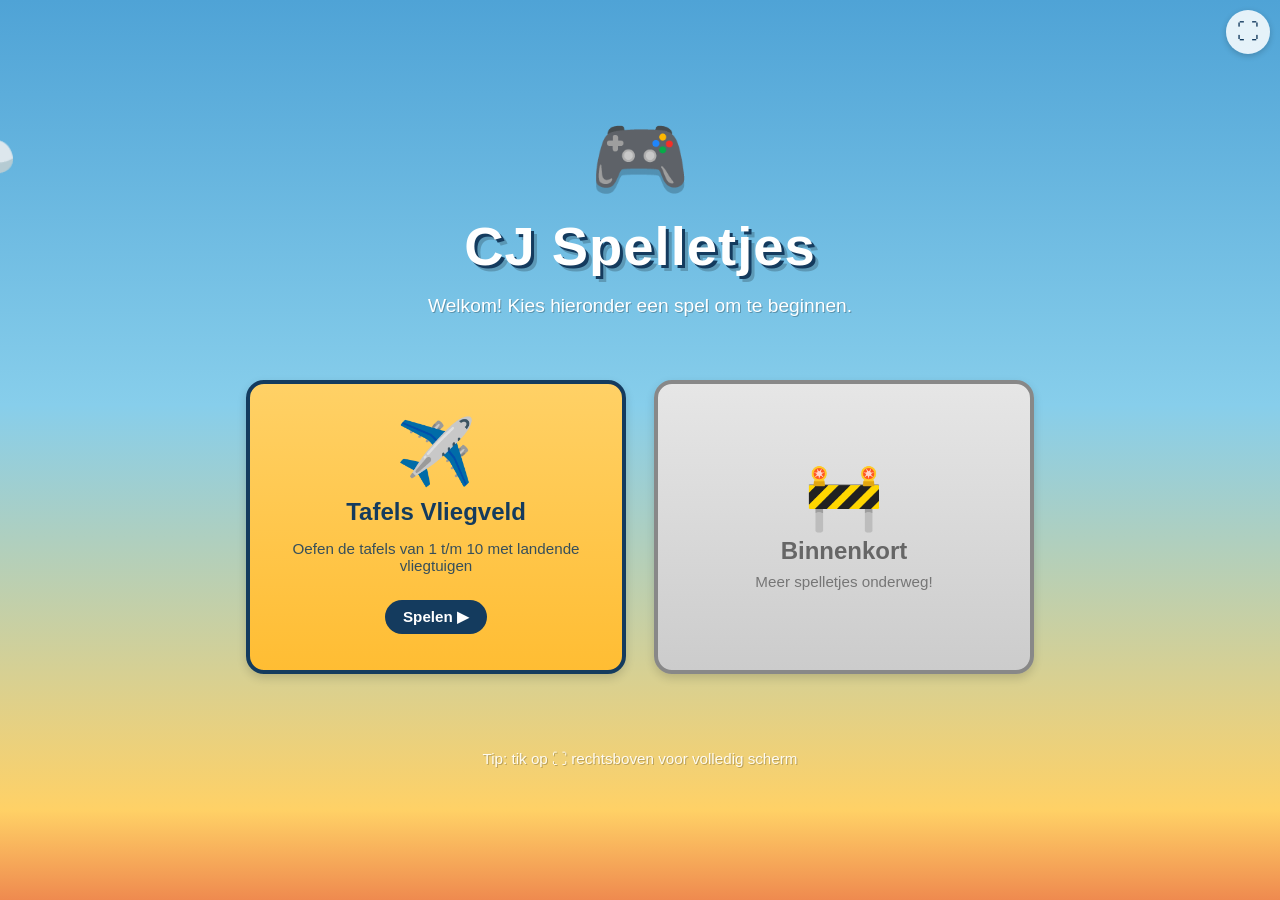
<file: index.html>
<!DOCTYPE html>
<html lang="nl">
<head>
  <meta charset="UTF-8" />
  <meta name="viewport" content="width=device-width, initial-scale=1.0, maximum-scale=1.0, user-scalable=no, viewport-fit=cover" />
  <meta name="apple-mobile-web-app-capable" content="yes" />
  <meta name="mobile-web-app-capable" content="yes" />
  <meta name="apple-mobile-web-app-status-bar-style" content="black-translucent" />
  <meta name="apple-mobile-web-app-title" content="CJ Spelletjes" />
  <meta name="theme-color" content="#87ceeb" />
  <title>CJ Spelletjes 🎮</title>
  <link rel="stylesheet" href="style.css" />
</head>
<body class="welcome-body">
  <div class="sky">
    <div class="cloud cloud1">☁️</div>
    <div class="cloud cloud2">☁️</div>
    <div class="cloud cloud3">☁️</div>
    <div class="cloud cloud4">☁️</div>
  </div>

  <button id="fullscreenBtn" class="fs-btn" title="Volledig scherm">⛶</button>

  <main class="welcome">
    <div class="welcome-hero">
      <div class="welcome-logo">🎮</div>
      <h1 class="welcome-title">CJ Spelletjes</h1>
      <p class="welcome-subtitle">Welkom! Kies hieronder een spel om te beginnen.</p>
    </div>

    <div class="home-grid">
      <a class="game-tile" href="tafels.html">
        <div class="game-tile-emoji">✈️</div>
        <div class="game-tile-title">Tafels Vliegveld</div>
        <div class="game-tile-desc">Oefen de tafels van 1 t/m 10 met landende vliegtuigen</div>
        <div class="game-tile-play">Spelen ▶</div>
      </a>
      <div class="game-tile coming-soon">
        <div class="game-tile-emoji">🚧</div>
        <div class="game-tile-title">Binnenkort</div>
        <div class="game-tile-desc">Meer spelletjes onderweg!</div>
      </div>
    </div>

    <footer class="welcome-footer">Tip: tik op ⛶ rechtsboven voor volledig scherm</footer>
  </main>

  <script>
    // Alleen fullscreen-knop op de welkomstpagina
    document.getElementById('fullscreenBtn').addEventListener('click', () => {
      const el = document.documentElement;
      if (!document.fullscreenElement) {
        (el.requestFullscreen || el.webkitRequestFullscreen).call(el);
      } else {
        (document.exitFullscreen || document.webkitExitFullscreen).call(document);
      }
    });
  </script>
</body>
</html>
</file>
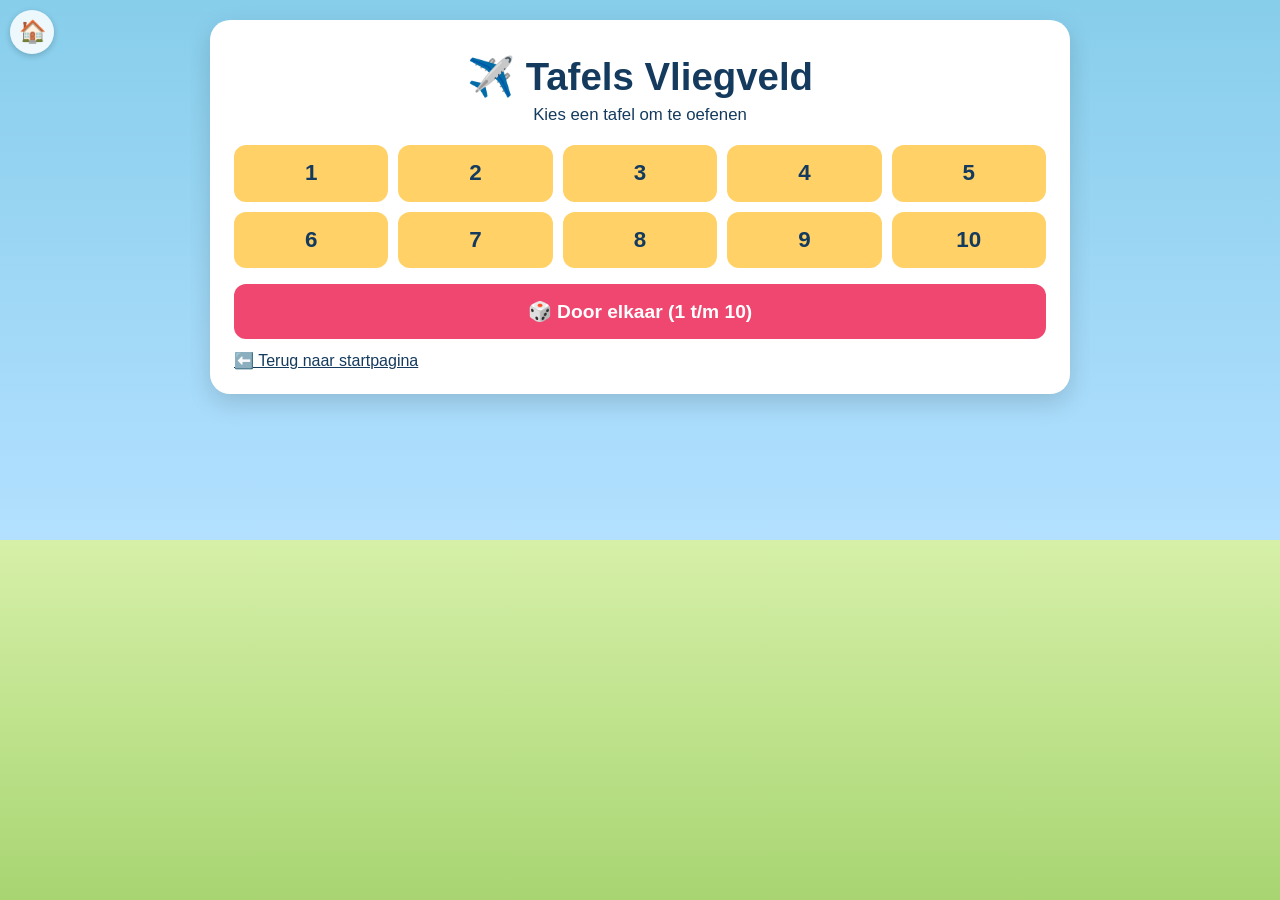
<file: tafels.html>
<!DOCTYPE html>
<html lang="nl">
<head>
  <meta charset="UTF-8" />
  <meta name="viewport" content="width=device-width, initial-scale=1.0, maximum-scale=1.0, user-scalable=no, viewport-fit=cover" />
  <meta name="apple-mobile-web-app-capable" content="yes" />
  <meta name="mobile-web-app-capable" content="yes" />
  <meta name="apple-mobile-web-app-status-bar-style" content="black-translucent" />
  <meta name="apple-mobile-web-app-title" content="Tafels Vliegveld" />
  <meta name="theme-color" content="#87ceeb" />
  <title>Tafels Vliegveld ✈️</title>
  <link rel="stylesheet" href="style.css" />
</head>
<body>
  <div class="sky">
    <div class="cloud cloud1">☁️</div>
    <div class="cloud cloud2">☁️</div>
    <div class="cloud cloud3">☁️</div>
  </div>

  <a href="index.html" class="home-link" title="Naar startpagina">🏠</a>

  <main class="app">
    <!-- Tafel kiezen -->
    <section id="menu" class="card">
      <header>
        <h1>✈️ Tafels Vliegveld</h1>
        <p class="subtitle">Kies een tafel om te oefenen</p>
      </header>
      <div id="tableButtons" class="table-grid"></div>
      <button id="mixBtn" class="big-btn mix">🎲 Door elkaar (1 t/m 10)</button>
      <a href="index.html" class="link-btn">⬅️ Terug naar startpagina</a>
    </section>

    <!-- Het spel -->
    <section id="game" class="card hidden">
      <div class="hud">
        <div class="hud-left">
          <button id="backBtn" class="hud-btn">⬅️ Tafel kiezen</button>
          <a href="index.html" class="hud-btn">🏠 Start</a>
        </div>
        <div class="hud-center">
          <span>Tafel van <strong id="currentTable">?</strong></span>
          <span class="hud-sep">|</span>
          <span>Score: <strong id="score">0</strong></span>
          <span class="hud-sep">|</span>
          <span>Vraag <strong id="questionNum">1</strong>/<strong id="totalQuestions">10</strong></span>
        </div>
        <div class="hud-right"></div>
      </div>

      <div class="scene" id="scene">
        <canvas id="canvas"></canvas>
      </div>

      <div id="feedback" class="feedback"></div>
    </section>

    <!-- Einde -->
    <section id="result" class="card hidden result-card">
      <h2 id="resultTitle">🎉 Geweldig!</h2>
      <div class="stars" id="stars"></div>
      <div id="resultSummary" class="result-summary"></div>
      <div id="resultTable" class="result-table"></div>
      <div class="result-actions">
        <button id="againBtn" class="big-btn">Nog een keer 🔁</button>
        <button id="menuBtn" class="link-btn">⬅️ Andere tafel kiezen</button>
        <a href="index.html" class="link-btn">🏠 Startpagina</a>
      </div>
    </section>
  </main>

  <script src="app.js"></script>
</body>
</html>
</file>
<file: style.css>
* { box-sizing: border-box; }

html, body {
  margin: 0;
  padding: 0;
  height: 100%;
  width: 100%;
}

body {
  font-family: 'Comic Sans MS', 'Trebuchet MS', sans-serif;
  background: linear-gradient(180deg, #87ceeb 0%, #b3e0ff 60%, #d6f0a8 60%, #a8d572 100%);
  min-height: 100vh;
  min-height: 100dvh;
  color: #143b5e;
  overflow: hidden;
  -webkit-touch-callout: none;
  -webkit-user-select: none;
  user-select: none;
  -webkit-tap-highlight-color: transparent;
  padding: env(safe-area-inset-top) env(safe-area-inset-right) env(safe-area-inset-bottom) env(safe-area-inset-left);
}

.fs-btn {
  position: fixed;
  top: calc(env(safe-area-inset-top) + 10px);
  right: calc(env(safe-area-inset-right) + 10px);
  z-index: 100;
  width: 44px;
  height: 44px;
  border: none;
  border-radius: 50%;
  background: rgba(255,255,255,0.85);
  color: #143b5e;
  font-size: 22px;
  cursor: pointer;
  box-shadow: 0 2px 6px rgba(0,0,0,0.2);
  font-family: inherit;
}
.fs-btn:active { transform: scale(0.95); }

.home-link {
  position: fixed;
  top: calc(env(safe-area-inset-top) + 10px);
  left: calc(env(safe-area-inset-left) + 10px);
  z-index: 100;
  width: 44px;
  height: 44px;
  display: flex;
  align-items: center;
  justify-content: center;
  border-radius: 50%;
  background: rgba(255,255,255,0.85);
  color: #143b5e;
  font-size: 22px;
  text-decoration: none;
  box-shadow: 0 2px 6px rgba(0,0,0,0.2);
}
.home-link:active { transform: scale(0.95); }

.sky { position: fixed; inset: 0; pointer-events: none; z-index: 0; }
.cloud { position: absolute; font-size: 60px; opacity: 0.9; animation: drift 30s linear infinite; pointer-events: none; }
.cloud1 { top: 10%; left: -10%; animation-duration: 40s; }
.cloud2 { top: 25%; left: -20%; font-size: 80px; animation-duration: 55s; }
.cloud3 { top: 5%; left: -30%; font-size: 50px; animation-duration: 35s; }

@keyframes drift {
  from { transform: translateX(0); }
  to { transform: translateX(130vw); }
}

.app {
  position: relative;
  z-index: 1;
  max-width: 900px;
  height: 100%;
  margin: 0 auto;
  padding: 20px;
  display: flex;
  flex-direction: column;
  overflow: auto;
}

header { text-align: center; }
.home-header { margin-bottom: 16px; }
h1 { font-size: 2.4rem; margin: 10px 0 5px; text-shadow: 2px 2px 0 #fff; }
.subtitle { margin: 0 0 20px; font-size: 1.05rem; text-align: center; }

.card {
  background: #fff;
  border-radius: 20px;
  padding: 24px;
  box-shadow: 0 8px 24px rgba(0,0,0,0.15);
  margin-bottom: 20px;
}

.hidden { display: none !important; }

/* === Home: kies je spel === */
.home-grid {
  display: grid;
  grid-template-columns: repeat(auto-fit, minmax(220px, 1fr));
  gap: 16px;
  margin-top: 16px;
}
.game-tile {
  display: flex;
  flex-direction: column;
  align-items: center;
  justify-content: center;
  gap: 8px;
  padding: 28px 16px;
  border: 4px solid #143b5e;
  border-radius: 18px;
  background: linear-gradient(180deg, #ffd166 0%, #ffbd33 100%);
  color: #143b5e;
  font-family: inherit;
  cursor: pointer;
  transition: transform 0.15s, box-shadow 0.15s;
  box-shadow: 0 4px 10px rgba(0,0,0,0.15);
}
.game-tile:hover:not(:disabled) { transform: translateY(-4px); box-shadow: 0 8px 18px rgba(0,0,0,0.2); }
.game-tile:active:not(:disabled) { transform: translateY(0); }
.game-tile.coming-soon {
  background: linear-gradient(180deg, #e6e6e6 0%, #cccccc 100%);
  border-color: #888;
  color: #666;
  cursor: not-allowed;
}
.game-tile-emoji { font-size: 4rem; line-height: 1; }
.game-tile-title { font-size: 1.5rem; font-weight: bold; }
.game-tile-desc { font-size: 0.95rem; opacity: 0.85; text-align: center; }

.table-grid {
  display: grid;
  grid-template-columns: repeat(5, 1fr);
  gap: 10px;
  margin: 16px 0;
}

.table-grid button {
  font-size: 1.4rem;
  padding: 16px 0;
  border: none;
  border-radius: 12px;
  background: #ffd166;
  color: #143b5e;
  cursor: pointer;
  font-weight: bold;
  font-family: inherit;
  transition: transform 0.1s;
  display: flex;
  flex-direction: column;
  align-items: center;
  gap: 2px;
  line-height: 1.1;
}
.table-grid button .hs {
  font-size: 0.7rem;
  font-weight: bold;
  background: #143b5e;
  color: #fff;
  padding: 2px 6px;
  border-radius: 999px;
}
.table-grid button:hover { transform: scale(1.05); background: #ffbd33; }
.table-grid button:active { transform: scale(0.95); }

/* Fast-answer feedback pulse */
.feedback.fast {
  animation: fastPulse 0.5s ease-out;
}
@keyframes fastPulse {
  0%   { transform: scale(0.85); }
  50%  { transform: scale(1.15); }
  100% { transform: scale(1); }
}

.big-btn {
  display: block;
  width: 100%;
  padding: 16px;
  font-size: 1.2rem;
  border: none;
  border-radius: 12px;
  background: #06d6a0;
  color: #fff;
  font-weight: bold;
  font-family: inherit;
  cursor: pointer;
  margin-top: 10px;
}
.big-btn:hover { background: #04b386; }
.big-btn.mix { background: #ef476f; }
.big-btn.mix:hover { background: #d63b5f; }

.link-btn {
  display: block;
  margin: 12px auto 0;
  background: none;
  border: none;
  color: #143b5e;
  cursor: pointer;
  font-size: 1rem;
  font-family: inherit;
  text-decoration: underline;
}

.hud {
  display: flex;
  align-items: center;
  justify-content: space-between;
  background: rgba(20,59,94,0.92);
  color: #fff;
  padding: 8px 14px;
  border-radius: 10px;
  font-size: 14px;
  font-weight: 500;
  gap: 8px;
  flex-wrap: nowrap;
  margin-bottom: 8px;
}
.hud-left { display: flex; gap: 6px; flex-shrink: 0; }
.hud-center { display: flex; align-items: center; gap: 8px; flex: 1; justify-content: center; }
.hud-right { flex-shrink: 0; }
.hud-sep { opacity: 0.4; }
.hud-btn {
  background: rgba(255,255,255,0.15);
  border: 1.5px solid rgba(255,255,255,0.4);
  border-radius: 8px;
  padding: 5px 10px;
  font-size: 12px;
  font-weight: bold;
  color: #fff;
  text-decoration: none;
  cursor: pointer;
  touch-action: manipulation;
  white-space: nowrap;
}
.hud-btn:active { background: rgba(255,255,255,0.3); transform: scale(0.95); }

/* === Scene === */
.scene {
  position: relative;
  flex: 1 1 auto;
  min-height: 240px;
  border-radius: 16px;
  overflow: hidden;
  background: #b3e0ff;
  margin-bottom: 16px;
  touch-action: manipulation;
}
#canvas {
  display: block;
  width: 100%;
  height: 100%;
  cursor: pointer;
}

/* === Full-screen gameplay === */
#game:not(.hidden) {
  position: fixed;
  inset: 0;
  margin: 0;
  max-width: none;
  border-radius: 0;
  padding: calc(env(safe-area-inset-top, 20px) + 24px) calc(env(safe-area-inset-right) + 10px) calc(env(safe-area-inset-bottom) + 10px) calc(env(safe-area-inset-left) + 10px);
  z-index: 50;
  display: flex;
  flex-direction: column;
  gap: 10px;
  overflow: hidden;
}
#game:not(.hidden) .scene {
  flex: 1 1 auto;
  height: auto;
  min-height: 220px;
  margin-bottom: 0;
}
#game:not(.hidden) .hud { margin-bottom: 4px; flex-shrink: 0; }
body.game-active { overflow: hidden; }

.feedback {
  position: absolute;
  bottom: 12px;
  left: 50%;
  transform: translateX(-50%);
  text-align: center;
  font-size: 1.1rem;
  font-weight: bold;
  min-height: 32px;
  padding: 8px 18px;
  border-radius: 12px;
  background: rgba(255,255,255,0.92);
  z-index: 90;
  white-space: nowrap;
  pointer-events: none;
  max-width: 90%;
  overflow: hidden;
  text-overflow: ellipsis;
}
.feedback:empty { display: none; }
.feedback.good { color: #06d6a0; }
.feedback.bad { color: #ef476f; }

.stars {
  font-size: 2.5rem;
  text-align: center;
  margin: 20px 0;
}

@media (max-width: 600px) {
  h1 { font-size: 1.8rem; }
  .app { padding: 12px; }
  .card { padding: 16px; }
  .game-tile-emoji { font-size: 3rem; }
  .game-tile-title { font-size: 1.2rem; }
  .table-grid button { font-size: 1.2rem; padding: 14px 0; }
}

/* ===========================
   Welkomstpagina (index.html)
   =========================== */
.welcome-body {
  background: linear-gradient(180deg, #4fa3d6 0%, #87ceeb 45%, #ffd166 90%, #ef8a4f 100%);
  overflow-y: auto;
}
/* Bigger, fluffier clouds on the welcome screen */
.welcome-body .cloud  { font-size: 110px; opacity: 0.95; }
.welcome-body .cloud1 { font-size: 120px; top: 8%; }
.welcome-body .cloud2 { font-size: 160px; top: 22%; }
.welcome-body .cloud3 { font-size: 95px;  top: 4%; }
.cloud4 { top: 42%; left: -25%; font-size: 140px; animation: drift 48s linear infinite; animation-delay: -15s; }

.welcome {
  position: relative;
  z-index: 1;
  min-height: 100vh;
  min-height: 100dvh;
  max-width: 1100px;
  margin: 0 auto;
  padding: 80px 48px;
  display: flex;
  flex-direction: column;
  align-items: center;
  justify-content: center;
  gap: 60px;
}

.welcome-hero {
  text-align: center;
  color: #fff;
  padding: 0 16px;
}
.welcome-logo {
  font-size: 5rem;
  line-height: 1;
  filter: drop-shadow(0 6px 0 rgba(0,0,0,0.2));
  animation: bob 3s ease-in-out infinite;
  margin-bottom: 18px;
}
@keyframes bob {
  0%,100% { transform: translateY(0) rotate(-2deg); }
  50%     { transform: translateY(-10px) rotate(2deg); }
}
.welcome-title {
  font-size: 3.4rem;
  margin: 18px 0 14px;
  color: #fff;
  text-shadow: 3px 3px 0 #143b5e, 6px 6px 0 rgba(0,0,0,0.2);
  letter-spacing: 1px;
}
.welcome-subtitle {
  font-size: 1.2rem;
  color: #fff;
  text-shadow: 1px 1px 0 rgba(0,0,0,0.25);
  margin: 12px 0 0;
  line-height: 1.5;
}

.welcome .home-grid {
  width: 100%;
  max-width: 820px;
  margin: 0;
  gap: 28px;
  padding: 0 16px;
}

/* Game-tile als <a> link op de welkomstpagina */
a.game-tile {
  text-decoration: none;
  position: relative;
  min-height: 240px;
  padding: 36px 22px;
  gap: 14px;
}
a.game-tile .game-tile-play {
  margin-top: 12px;
  font-weight: bold;
  background: #143b5e;
  color: #fff;
  padding: 8px 18px;
  border-radius: 999px;
  font-size: 0.95rem;
}

.welcome-footer {
  color: #fff;
  font-size: 0.95rem;
  opacity: 0.9;
  text-shadow: 1px 1px 0 rgba(0,0,0,0.25);
  text-align: center;
  padding: 16px;
}

@media (max-width: 600px) {
  .welcome { padding: 48px 20px; gap: 36px; }
  .welcome-logo { font-size: 4rem; }
  .welcome-title { font-size: 2.2rem; text-shadow: 2px 2px 0 #143b5e; margin: 14px 0 10px; }
  .welcome-subtitle { font-size: 1rem; }
  .welcome .home-grid { gap: 18px; padding: 0 4px; }
  a.game-tile { min-height: 190px; padding: 26px 16px; }
}

/* === Result screen (full-width tabular) === */
.result-card {
  border-radius: 12px;
  max-width: 100%;
  width: 100%;
  padding: 20px 16px;
  text-align: center;
}
.result-card h2 { margin: 0 0 6px; font-size: 1.4rem; }
.result-card .stars { font-size: 1.6rem; margin-bottom: 12px; }

.result-summary {
  display: grid;
  grid-template-columns: repeat(auto-fit, minmax(120px, 1fr));
  gap: 6px 12px;
  margin-bottom: 16px;
  background: #f0f4f8;
  border-radius: 10px;
  padding: 10px 14px;
}
.rs-row {
  display: flex;
  justify-content: space-between;
  align-items: center;
  padding: 4px 0;
}
.rs-label { font-size: 0.85rem; color: #555; }
.rs-value { font-weight: 700; font-size: 0.95rem; color: #143b5e; }

.result-table {
  width: 100%;
  overflow-x: auto;
  margin-bottom: 16px;
}
.result-table table {
  width: 100%;
  border-collapse: collapse;
  font-size: 0.9rem;
}
.result-table th {
  background: #143b5e;
  color: #fff;
  padding: 8px 10px;
  text-align: left;
  font-weight: 600;
}
.result-table th:first-child { border-radius: 8px 0 0 0; }
.result-table th:last-child { border-radius: 0 8px 0 0; }
.result-table td {
  padding: 7px 10px;
  border-bottom: 1px solid #e8ecf0;
}
.result-table tr.rt-good { background: #e6fff5; }
.result-table tr.rt-bad { background: #fff0f0; }
.result-table tr:last-child td:first-child { border-radius: 0 0 0 8px; }
.result-table tr:last-child td:last-child { border-radius: 0 0 8px 0; }

.result-actions {
  display: flex;
  flex-direction: column;
  gap: 10px;
  align-items: center;
}
</file>
